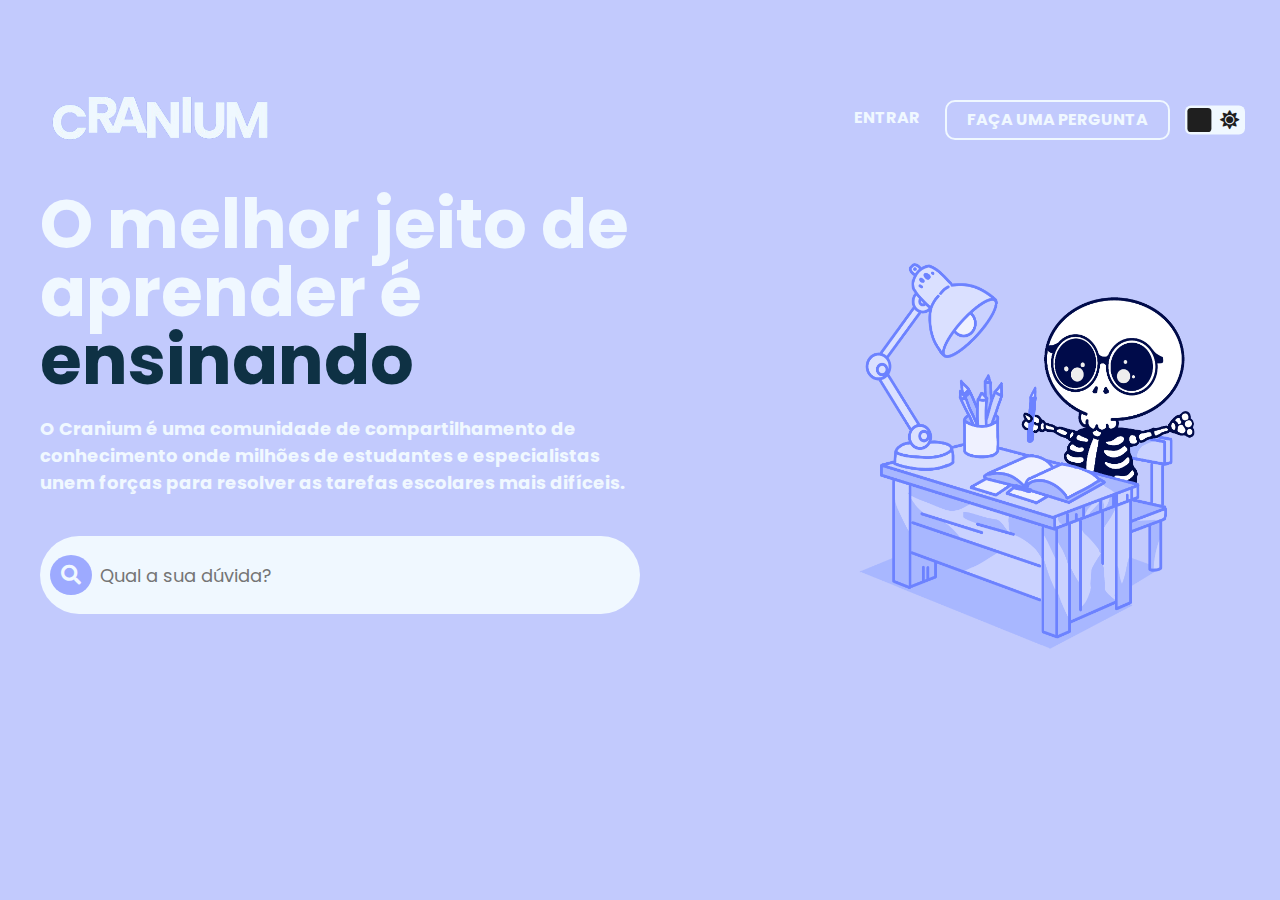
<file: index.html>
<!DOCTYPE html>
<html lang="pt-BR">
<head>
    <meta charset="UTF-8">
    <meta http-equiv="X-UA-Compatible" content="IE=edge">
    <meta name="viewport" content="width=device-width, initial-scale=1.0">
    <title>Cranium - O melhor jeito de aprender é ensinando</title>
    <script src="../scripts/blackindex.js" defer></script>
    <link rel="stylesheet" href="styleindex.css">
    <link rel="stylesheet" href="https://use.fontawesome.com/releases/v5.12.1/css/all.css" crossorigin="anonymous">
    <link rel="icon" type="image/x-icon" href="/img/logo.ico">
</head>
<body>
    <div class="padding">
        <header>
            <section id="title">
                <a href="index.html" title="Cranium.com">

                    <div class="logo">
                        <img id=logo src="../img/txtlogo.png" alt="txtlogo">
                    </div>
                </a>
            </section>

            <ul>
                <a href="../html/login.php" id="btn-login"><li>ENTRAR</li></a>
                <a href="../html/questions.php" id="btn-pergunta"><li>FAÇA UMA PERGUNTA</li></a>

                <div id="me">
                    <input type="checkbox" class="checkbox" id="chk" />
                    <label class="label" for="chk">
                      <i class="fas fa-moon"></i>
                      <i class="fas fa-sun"></i>
                      <div class="ball"></div>
                    </label>
                </div> 
            </ul>

        </header>
    
        <main>
            
            <div id="esquerda">
                <h2>O melhor jeito de aprender é <span id="span">ensinando</span></h2>

                <h6>
                    O Cranium é uma comunidade de compartilhamento de conhecimento onde 
                    milhões de estudantes e especialistas unem forças para resolver 
                    as tarefas escolares mais difíceis.
                </h6>
                
                <form id="form" action="../html/questions.php" method="get">
                    <div id="searchtext">
                        <input id="indexP" name="indexP" type="text" placeholder="Qual a sua dúvida?">
                        <div id="search">
                            <button id="btnp" type="submit">
                                <i class="fa fa-search"></i>
                            </button>
                        </div>
                    </div>
                </form>

            </div>
        
            <div class="img">
                <img class="panda" src="../img/Tinicial.png" alt="">
            </div>

        </main>
</div>
</body>
</html>
</file>
<file: styleindex.css>
@import url('https://fonts.googleapis.com/css2?family=Poppins:wght@100;200;300;400;500;600;700&display=swap');

* {
  margin: 0;
  border: 0;
  padding: 0;
  box-sizing: border-box;
  font-family: "Poppins", sans-serif;
}

body{
  display: flex;
  align-items: center;
  justify-content: center;
  background-color: #C2CAFD;
  color: #303134;
  transition: 0.2s linear;
  width: 100%;
}

.padding{
  padding-left: 40px;
  padding-right: 40px;
  padding-top: 24px;
}

#logo{
  width: 150px;
}

header{
  display: flex;
  flex-direction: row;
  justify-content: space-between;
  align-items: center;
  width: 100%;
}

#me{
  margin-left: 20px;
}

.checkbox {
  opacity: 0;
  position: absolute;
  border: solid 2px;
  width: 10px;
}

.label {
  background-color: aliceblue;
  border-radius: 5px;
  cursor: pointer;
  display: flex;
  justify-content: space-between;
  align-items: center;
  padding: 5px;
  position: relative;
  height: 24px;
  width: 50px;
  transform: scale(1.2);

}

.label .ball {
  background-color: #1f1f1f;
  border-radius: 15%;
  position: absolute;
  top: 2px;
  left: 2px;
  height: 20px;
  width: 20px;
  transform: translateX(0px);
  transition: transform 0.2s linear;
}

.ball:hover{
  background-color: #9daaff;
}

.checkbox:checked + .label .ball {
  transform: translateX(26px);
}

.fa-moon, .fa-sun {
  color: #1f1f1f;
}

ul{
  display: flex;
  align-items: center;
}

a{
  font-weight: bold;
  color: #303134;
  text-decoration: none;
}

a:hover{
  color: #0E3144;
}

li{
  display: inline-block;
  
}

#btn-login{
  padding: 5px;
  height: 40px;
  margin-right: 20px;
  color: aliceblue;
}

#btn-login:hover{
    background: transparent;
  opacity: 0.7;
  transition:all 0.1s linear;
}

#btn-pergunta{
  color: aliceblue;
  border: 2px solid aliceblue;
  border-radius: 10px;
  padding: 5px 20px;
  display: none;
  font-size: 16px;
  height: 40px;
}
  
#btn-pergunta:hover{
 background: transparent;
  opacity: 0.7;
  transition:all 0.1s linear;
}
  
main{
  width: 100%;
  display: flex; 
  margin-top: 2rem;
  position: relative;
}

#esquerda{
  display: flex;
  flex-direction: column;
  width: 100%;
}

h2{
  flex-direction: column;
  width: 100%;
  font-weight: bold;
  font-size: 36px;
  line-height: 44px;
  color: aliceblue;
}
  
span{
  font-weight: bold;
  color: #0E3144;
}

h6{
  width: 100%;
  margin-top: 20px;
  font-size: 18px;
  color: aliceblue;
}

form{
  margin-top: 20px;
  display: flex;
  flex-direction: row;
  width: 100%;  
  
}

#searchtext{
  width: 100%;
  position: relative;
}

#search{
  position: absolute;
  left: 10px;
  top: 27px;
  transition: 0.2s linear;
}

 button{
  color: aliceblue;
  background-color: #9daaff;
  border-radius: 100%;
  border: none;
  font-size: 20px;
  outline: none;
  width: 100%;
  padding-left: 11px;
  padding-right: 11px;
  padding-top: 5px;
  padding-bottom: 5px;
  transition: 0.2s linear;
}
  
form button:hover{
  cursor: pointer;
}
  
form input[type="text"]{
  height: 56px;
  width: 100%;
  border-radius: 50px;
  font-size: 18px;
  padding-left: 60px;
}

input{
  background-color: aliceblue;
  margin-top: 20px;
  padding: 24px;
  font-size: 14px;
  outline: none;
}

.img{
  display: none;
  flex-direction: column;
  height: 100%;
  margin-left: 4rem; 
  margin-top: 200px;
  max-width:100%;
}

.panda{
  width: 150%;
  height: 150%;
}

@media only screen and (min-width: 1400px){
  .padding{
    padding-left: 8rem;
    padding-right: 8rem;
  }

  #logo{
    width: 250px;
  }
}

@media only screen and (min-width: 1024px){
  header{
      padding-top: 56px;
  }
  
  h2{
    width: 900px;
    font-size: 68px;
    line-height: 68px;
    max-width: 752px
  }
  
  h6{
    width: 100%;
  }

  form input[type="text"]{
    width: 100%;
    height: 78px;
  }

  #search{
    top: 39px;
  }

  #logo{
    width: 250px;
  }
}

@media only screen and (min-width: 768px){

  #btn-pergunta{
    display: inherit;
  }

  #logomobile{
    display: none;
  }

  #logo{
    display: block;
  }

   .img{
    display: block;
    width: 350px;
    height: 300px;
    position: absolute;
    bottom: 100px;
    right: 100px;
  }

  #esquerda{
    width: 50%;
  }

  form input[type="text"]{
    width: 100%;
  }
}

/*MODO ESCURO*/

body.dark {
  background: #1F1F1F;
}

.label.dark{
  background-color: aliceblue;
}

.ball.dark, #btn-pergunta.dark:hover{
  background-color: #1F1F1F;
}

.ball.dark:hover{
  background-color: #9daaff;
}

#span.dark{
  color: #9daaff;
}

#btn.dark{
  background-color: #303134;
}

#btnp.dark, h6.dark, h2.dark{
  color: aliceblue;
}

#btnp.dark{
  background-color: #303134;
}

#btn-login.dark:hover{
  color: #9daaff;
}
</file>
